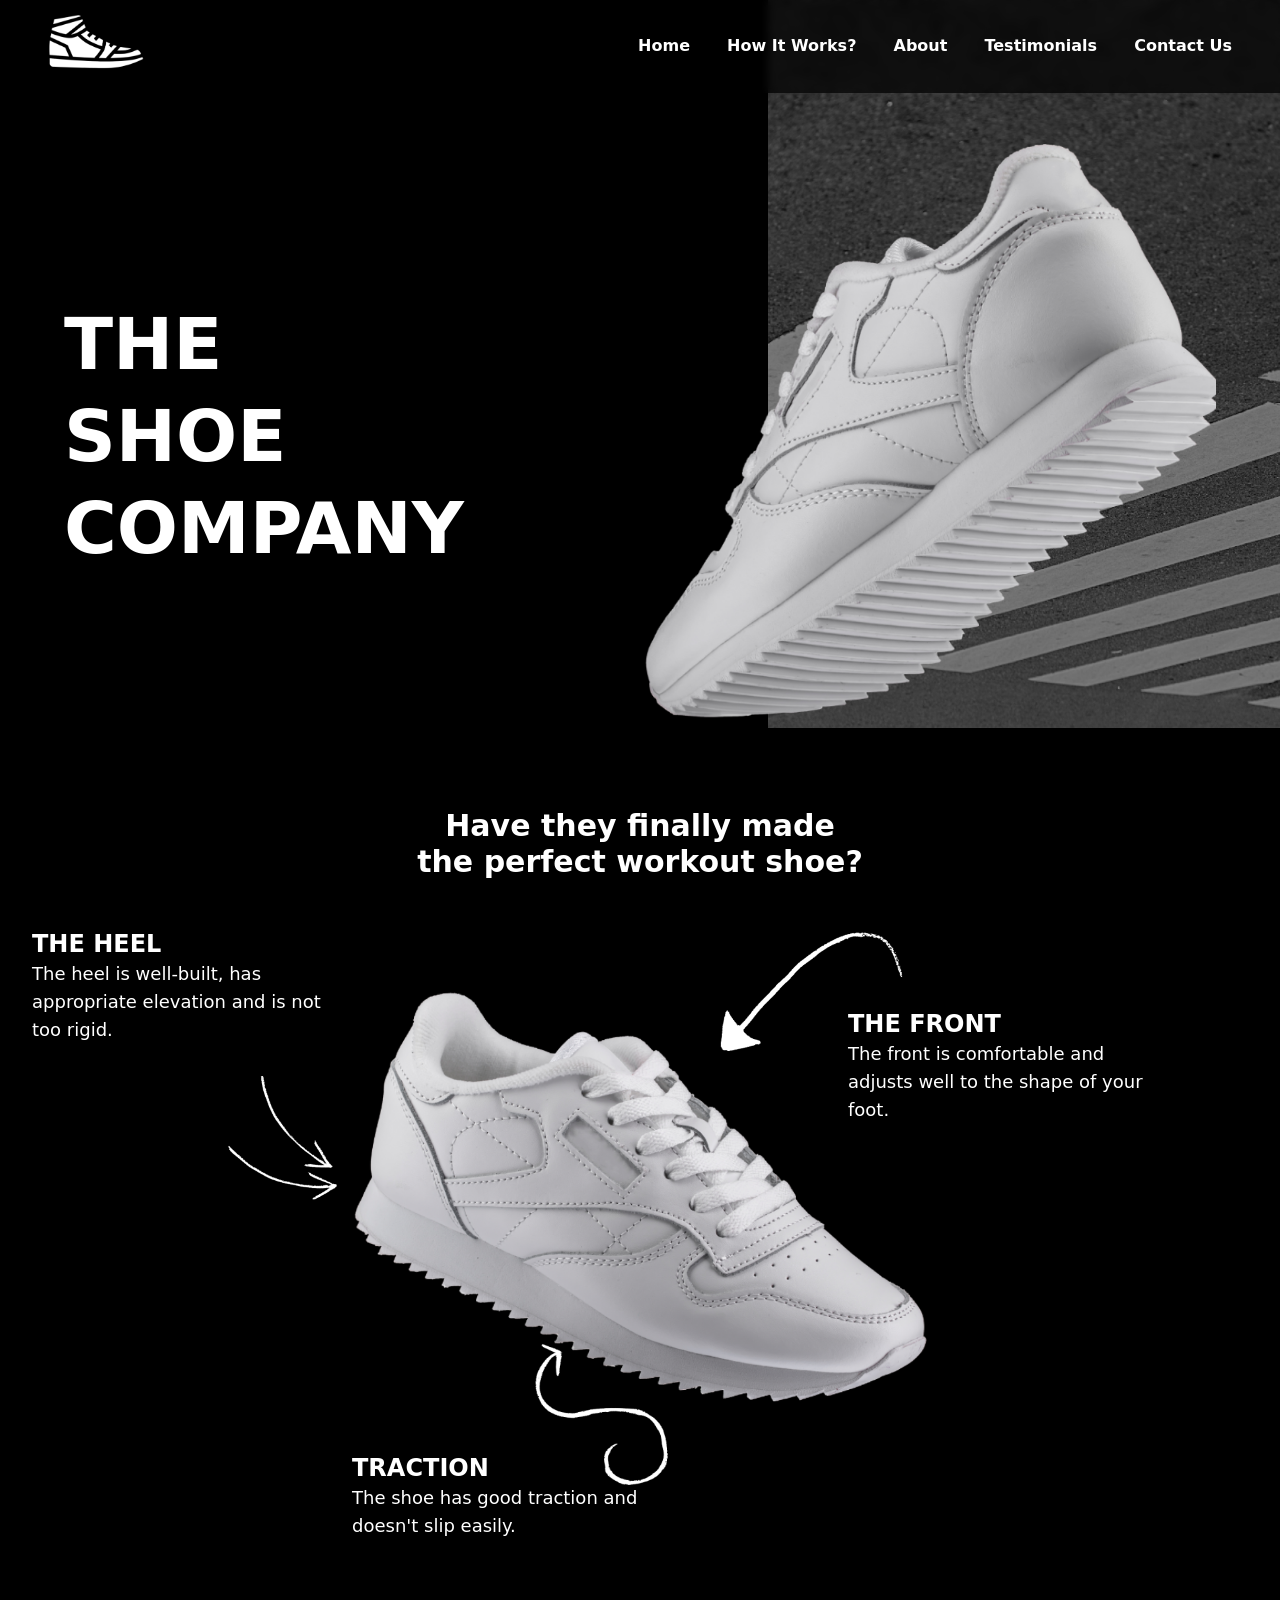
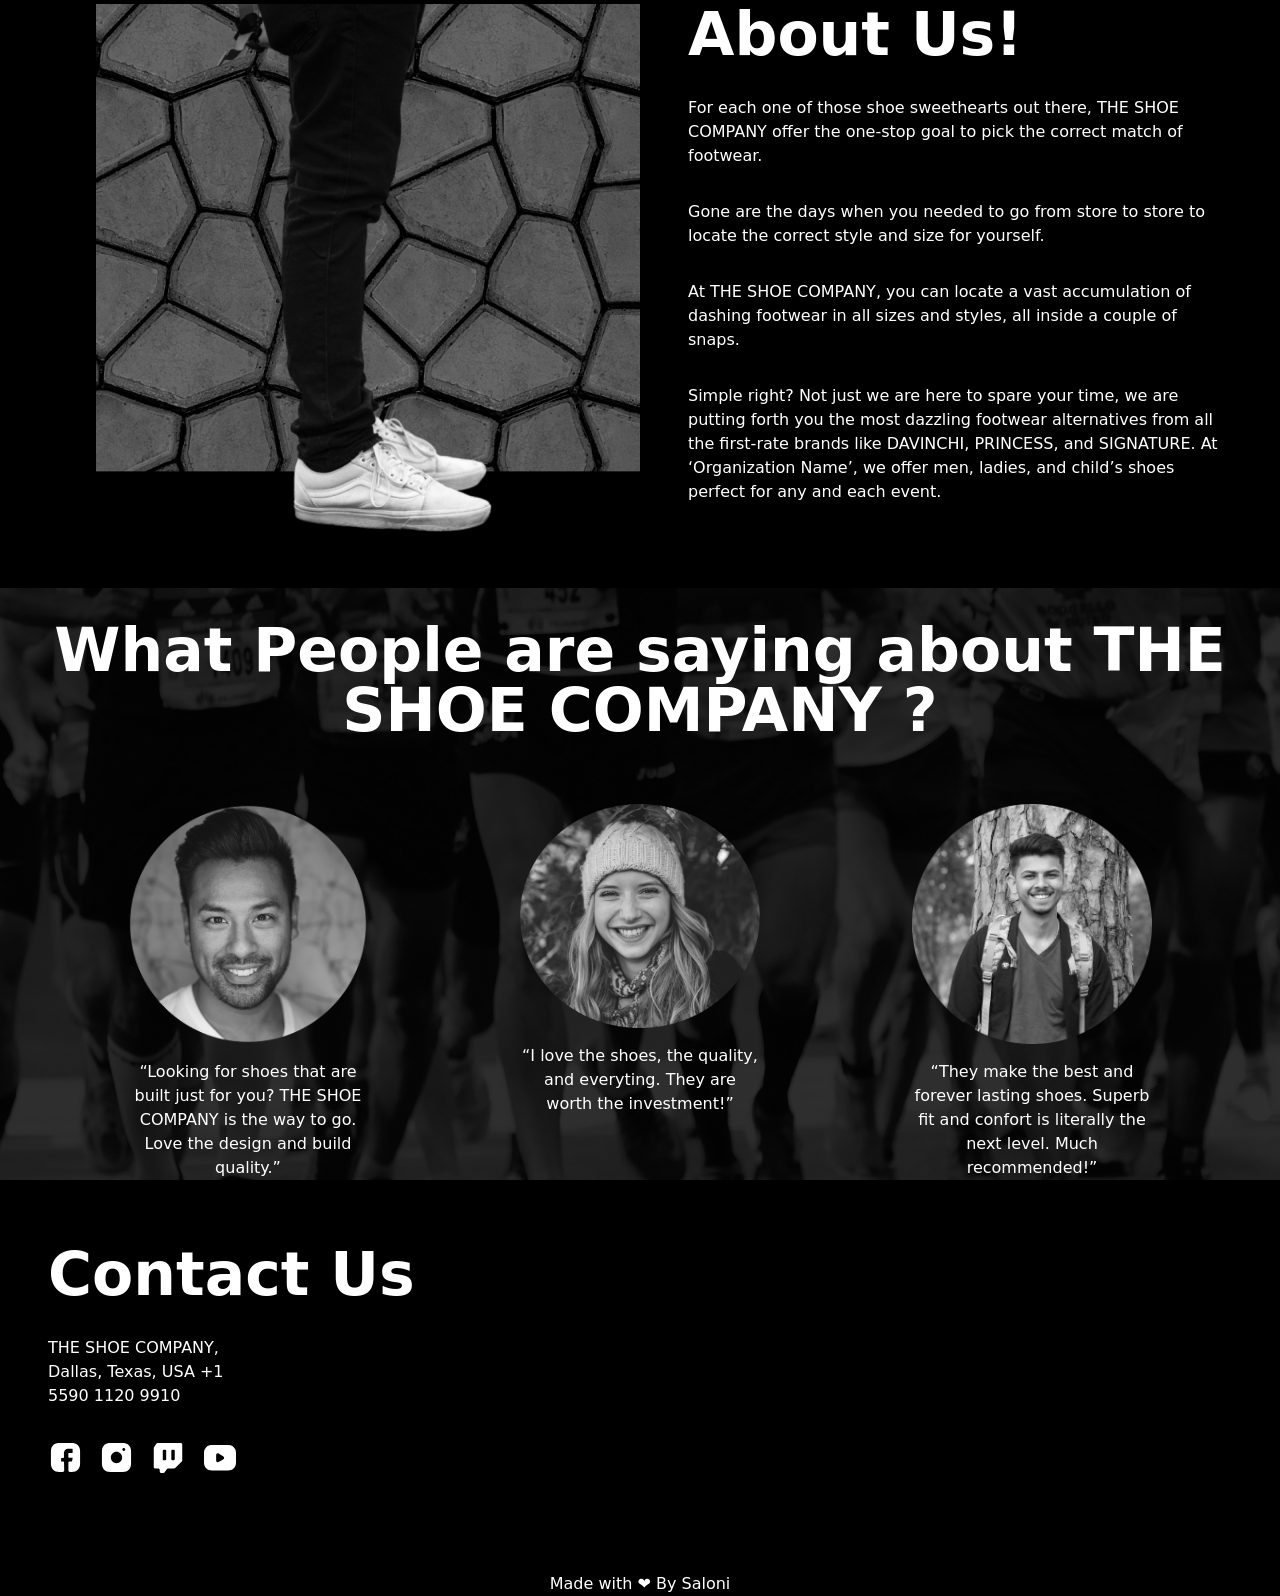
<file: index.html>
<!DOCTYPE html>
<html lang="en" class="scroll-smooth">
  <head>
    <meta charset="UTF-8" />
    <meta http-equiv="X-UA-Compatible" content="IE=edge" />
    <meta name="viewport" content="width=device-width, initial-scale=1.0" />
    <title>The Shoe Company</title>
    <link rel="stylesheet" href="output.css" />
  </head>
  <body class="bg-black text-white">
    <header
      class="section-container flex items-center justify-between fixed w-full left-[50%] -translate-x-[50%] bg-black/70 backdrop-blur-sm z-10"
    >
      <a href="#">
        <img class="w-24 md:w-28" src="./images/logo.png" alt="logo" />
      </a>
      <nav class="hidden md:block space-x-6 lg:space-x-8 lg:text-1xl">
        <a class="font-bold" href="#hero">Home</a>
        <a class="font-bold" href="#how-it-works">How It Works?</a>
        <a class="font-bold" href="#about">About</a>
        <a class="font-bold" href="#testimonials">Testimonials</a>
        <a class="font-bold" href="#contact">Contact Us</a>
      </nav>
      <button class="text-5xl md:hidden">≡</button>
    </header>
    <section
      id="hero"
      class="bg-[url('./images/hero-background.png')] bg-cover md:bg-contain bg-no-repeat bg-right pt-36 section-container"
    >
      <div
        class="flex flex-col md:flex-row md:items-center justify-between max-w-6xl mx-auto"
      >
        <h1
          class="text-6xl md:text-7xl font-bold leading-[64px] md:leading-[92px]"
        >
          THE <br />
          SHOE <br />
          COMPANY
        </h1>
        <div>
          <img
            class="w-full max-w-xl"
            src="./images/hero-image.png"
            alt="white shoe image"
          />
        </div>
      </div>
    </section>
    <section id="how-it-works" class="section-container pt-20 scroll-mt-6">
      <h2 class="text-center text-3xl font-bold max-w-md mx-auto mb-12">
        Have they finally made the perfect workout shoe?
      </h2>
      <div class="max-w-xl mx-auto pt-60 xl:pt-12 relative">
        <img
          class="w-full max-w-2xl rotate-6 p-8 media440:p-0 xl:rotate-0"
          src="./images/how-it-works.png"
          alt="shoe"
        />
        <div
          class="max-w-[200px] xl:max-w-xs absolute top-0 xl:-translate-x-full"
        >
          <h3 class="text-lg media560:text-2xl font-bold">THE HEEL</h3>
          <p class="text-xs media560:text-lg">
            The heel is well-built, has appropriate elevation and is not too
            rigid.
          </p>
          <img
            class="w-32 translate-y-8 xl:ml-auto rotate-45 xl:rotate-0"
            src="./images/arrow-1.png"
            alt="arrow-1"
          />
        </div>
        <div
          class="max-w-[200px] xl:max-w-xs absolute top-16 media560:top-0 right-0 xl:-right-60"
        >
          <img
            class="w-32 media560:w-auto xl:-ml-32 translate-y-full media560:translate-y-60 rotate-[120deg] xl:translate-y-0 xl:rotate-0"
            src="./images/arrow-2.png"
            alt="arrow-2"
          />
          <h3 class="text-lg media560:text-2xl font-bold -mt-20">THE FRONT</h3>
          <p class="text-xs media560:text-lg">
            The front is comfortable and adjusts well to the shape of your foot.
          </p>
        </div>
        <div class="max-w-[200px] xl:max-w-xs absolute -bottom-16">
          <img
            class="ml-auto -mb-10 max-w-[150px]"
            src="./images/arrow-3.png"
            alt="arrow-3"
          />
          <h3 class="text-lg media560:text-2xl font-bold">TRACTION</h3>
          <p class="text-xs media560:text-lg">
            The shoe has good traction and doesn't slip easily.
          </p>
        </div>
      </div>
    </section>
    <section
      id="about"
      class="section-container mt-32 flex flex-col md:flex-row md:space-x-12 scroll-mt-28"
    >
      <h2 class="text-3xl my-6 text-center font-bold md:hidden">About Us!</h2>
      <div
        class="bg-[url('./images/about-us-background.png')] bg-no-repeat md:w-full self-center"
      >
        <img src="./images/about-shoe-company.png" alt="legs" />
      </div>
      <div class="space-y-8 max-w-xl md:w-full">
        <h2 class="text-6xl font-bold hidden md:block">About Us!</h2>
        <p>
          For each one of those shoe sweethearts out there, THE SHOE COMPANY
          offer the one-stop goal to pick the correct match of footwear.
        </p>
        <p>
          Gone are the days when you needed to go from store to store to locate
          the correct style and size for yourself.
        </p>
        <p>
          At THE SHOE COMPANY, you can locate a vast accumulation of dashing
          footwear in all sizes and styles, all inside a couple of snaps.
        </p>
        <p>
          Simple right? Not just we are here to spare your time, we are putting
          forth you the most dazzling footwear alternatives from all the
          first-rate brands like DAVINCHI, PRINCESS, and SIGNATURE. At
          ‘Organization Name’, we offer men, ladies, and child’s shoes perfect
          for any and each event.
        </p>
      </div>
    </section>
    <section

      id="testimonials"
      class="section-container mt-8 pt-8 bg-testimonial-section"
    >
      <h2 class="text-3xl md:text-6xl font-bold text-center">
        What People are saying about THE SHOE COMPANY ?
      </h2>
      <div
        class="text-center flex flex-col items-center md:items-stretch gap-8 md:flex-row justify-between mt-16 max-w-5xl mx-auto"
      >
        <div class="w-60">
          <img
            class="w-full mb-4"
            src="./images/testimonial-1.png"
            alt="testimonial"
          />
          <p>
            “Looking for shoes that are built just for you? THE SHOE COMPANY is
            the way to go. Love the design and build quality.”
          </p>
        </div>
        <div class="w-60">
          <img
            class="w-full mb-4"
            src="./images/testimonial-2.png"
            alt="testimonial"
          />
          <p>
            “I love the shoes, the quality, and everyting. They are worth the
            investment!”
          </p>
        </div>
        <div class="w-60">
          <img
            class="w-full mb-4"
            src="./images/testimonial-3.png"
            alt="testimonial"
          />
          <p>
            “They make the best and forever lasting shoes. Superb fit and
            confort is literally the next level. Much recommended!”
          </p>
        </div>
      </div>
    </section> 
    





    <section
      id="contact"
      class="section-container flex flex-col lg:flex-row items-center justify-between p-16"
    >
      <div class="mb-10 lg:mb-0 shrink-0 self-start md:self-center">
        <h2 class="text-3xl md:text-6xl font-bold">Contact Us</h2>
        <p class="max-w-[180px] my-8">
          THE SHOE COMPANY, Dallas, Texas, USA +1 5590 1120 9910
        </p>
        <div class="flex space-x-4">
          <a href="#">
            <img src="./images/facebook.svg" alt="facebook icon" />
          </a>
          <a href="#">
            <img src="./images/instagram.svg" alt="instagram icon" />
          </a>
          <a href="#">
            <img src="./images/twitch.svg" alt="twitch icon" />
          </a>
          <a href="#">
            <img src="./images/youtube.svg" alt="youtube icon" />
          </a>
        </div>
      </div>
      <div class="w-full">
        <iframe
          class="w-full max-w-xl mx-auto lg:mx-0 lg:ml-auto"
          src="https://www.google.com/maps/embed?pb=!1m18!1m12!1m3!1d14016.431215317181!2d78.99865147782778!3d28.566525356840764!2m3!1f0!2f0!3f0!3m2!1i1024!2i768!4f13.1!3m3!1m2!1s0x390ac065188325f5%3A0xd3ebf917e0347def!2sShahabad%2C%20Uttar%20Pradesh%20244922!5e0!3m2!1sen!2sin!4v1738073727645!5m2!1sen!2sin">
          height="650"
          style="border: 0"
          allowfullscreen=""
          loading="lazy"
          referrerpolicy="no-referrer-when-downgrade"
        ></iframe>
      </div>
    </section>
    <footer class="section-container pt-8">
      <div class="flex items-center justify-center ">
        <!-- <a href="#">
          <img class="w-14" src="./images/logo.png" alt="logo">
        </a> -->
        <p class="
            text-center pb-24" >Made with ❤️ By Saloni</p>
      </div>
    </footer>
  </body>
</html>
</file>
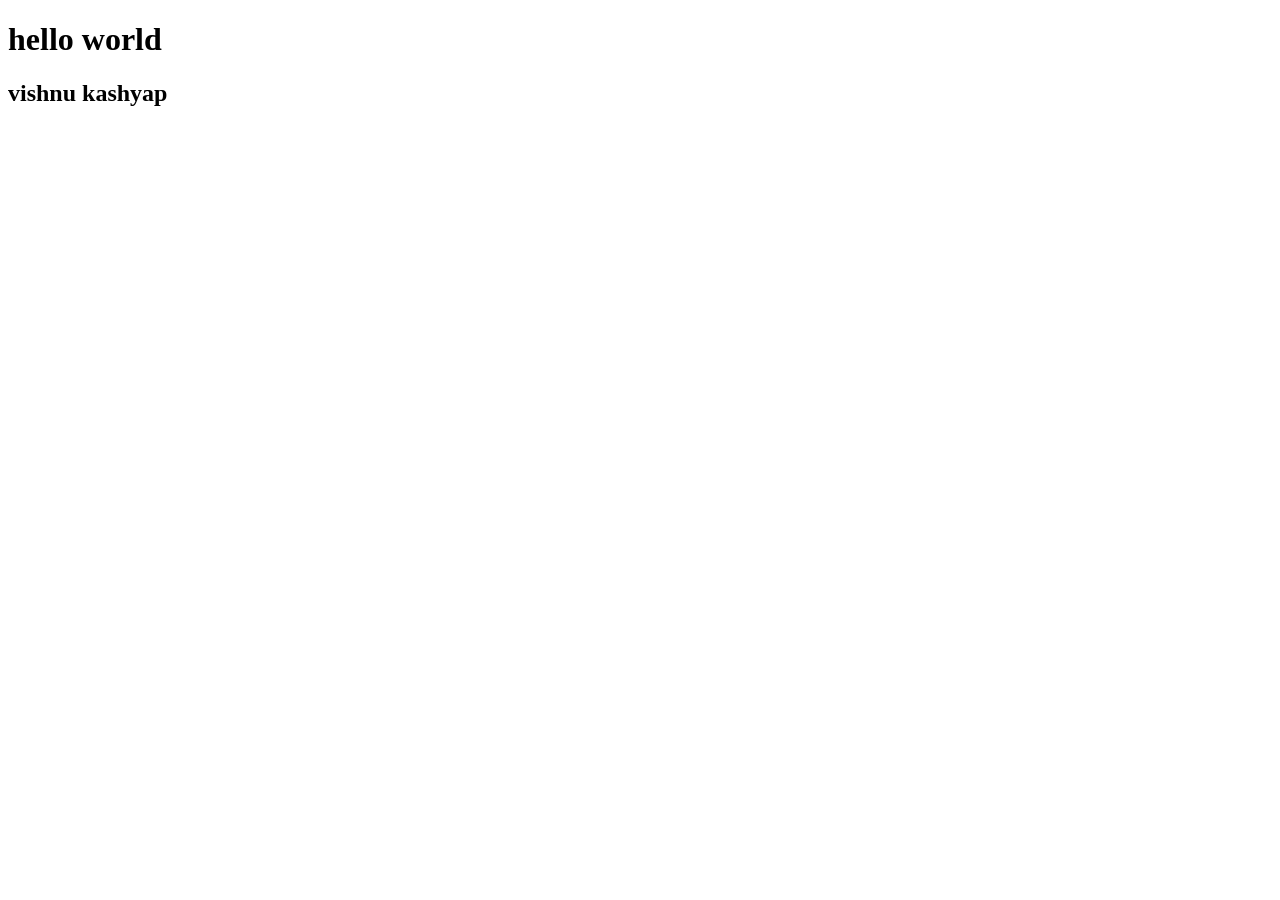
<file: new folder/index.html>
<!DOCTYPE html>
<html lang="en">
<head>
    <meta charset="UTF-8">
    <meta name="viewport" content="width=device-width, initial-scale=1.0">
    <title>Document</title>
</head>
<body>
     <h1>hello world</h1>
     <h2>vishnu kashyap</h2>




    
    
    
</body>
</html>
</file>
<file: output.css>
/*

*/

/*
1. Prevent padding and border from affecting element width. (https://github.com/mozdevs/cssremedy/issues/4)
2. Allow adding a border to an element by just adding a border-width. (https://github.com/tailwindcss/tailwindcss/pull/116)
*/

*,
::before,
::after {
  box-sizing: border-box;
  /* 1 */
  border-width: 0;
  /* 2 */
  border-style: solid;
  /* 2 */
  border-color: #e5e7eb;
  /* 2 */
}

::before,
::after {
  --tw-content: '';
}

/*
1. Use a consistent sensible line-height in all browsers.
2. Prevent adjustments of font size after orientation changes in iOS.
3. Use a more readable tab size.
4. Use the user's configured `sans` font-family by default.
5. Use the user's configured `sans` font-feature-settings by default.
*/

html {
  line-height: 1.5;
  /* 1 */
  -webkit-text-size-adjust: 100%;
  /* 2 */
  -moz-tab-size: 4;
  /* 3 */
  -o-tab-size: 4;
     tab-size: 4;
  /* 3 */
  font-family: ui-sans-serif, system-ui, -apple-system, BlinkMacSystemFont, "Segoe UI", Roboto, "Helvetica Neue", Arial, "Noto Sans", sans-serif, "Apple Color Emoji", "Segoe UI Emoji", "Segoe UI Symbol", "Noto Color Emoji";
  /* 4 */
  font-feature-settings: normal;
  /* 5 */
}

/*
1. Remove the margin in all browsers.
2. Inherit line-height from `html` so users can set them as a class directly on the `html` element.
*/

body {
  margin: 0;
  /* 1 */
  line-height: inherit;
  /* 2 */
}

/*
1. Add the correct height in Firefox.
2. Correct the inheritance of border color in Firefox. (https://bugzilla.mozilla.org/show_bug.cgi?id=190655)
3. Ensure horizontal rules are visible by default.
*/

hr {
  height: 0;
  /* 1 */
  color: inherit;
  /* 2 */
  border-top-width: 1px;
  /* 3 */
}

/*
Add the correct text decoration in Chrome, Edge, and Safari.
*/

abbr:where([title]) {
  -webkit-text-decoration: underline dotted;
          text-decoration: underline dotted;
}

/*
Remove the default font size and weight for headings.
*/

h1,
h2,
h3,
h4,
h5,
h6 {
  font-size: inherit;
  font-weight: inherit;
}

/*
Reset links to optimize for opt-in styling instead of opt-out.
*/

a {
  color: inherit;
  text-decoration: inherit;
}

/*
Add the correct font weight in Edge and Safari.
*/

b,
strong {
  font-weight: bolder;
}

/*
1. Use the user's configured `mono` font family by default.
2. Correct the odd `em` font sizing in all browsers.
*/

code,
kbd,
samp,
pre {
  font-family: ui-monospace, SFMono-Regular, Menlo, Monaco, Consolas, "Liberation Mono", "Courier New", monospace;
  /* 1 */
  font-size: 1em;
  /* 2 */
}

/*
Add the correct font size in all browsers.
*/

small {
  font-size: 80%;
}

/*
Prevent `sub` and `sup` elements from affecting the line height in all browsers.
*/

sub,
sup {
  font-size: 75%;
  line-height: 0;
  position: relative;
  vertical-align: baseline;
}

sub {
  bottom: -0.25em;
}

sup {
  top: -0.5em;
}

/*
1. Remove text indentation from table contents in Chrome and Safari. (https://bugs.chromium.org/p/chromium/issues/detail?id=999088, https://bugs.webkit.org/show_bug.cgi?id=201297)
2. Correct table border color inheritance in all Chrome and Safari. (https://bugs.chromium.org/p/chromium/issues/detail?id=935729, https://bugs.webkit.org/show_bug.cgi?id=195016)
3. Remove gaps between table borders by default.
*/

table {
  text-indent: 0;
  /* 1 */
  border-color: inherit;
  /* 2 */
  border-collapse: collapse;
  /* 3 */
}

/*
1. Change the font styles in all browsers.
2. Remove the margin in Firefox and Safari.
3. Remove default padding in all browsers.
*/

button,
input,
optgroup,
select,
textarea {
  font-family: inherit;
  /* 1 */
  font-size: 100%;
  /* 1 */
  font-weight: inherit;
  /* 1 */
  line-height: inherit;
  /* 1 */
  color: inherit;
  /* 1 */
  margin: 0;
  /* 2 */
  padding: 0;
  /* 3 */
}

/*
Remove the inheritance of text transform in Edge and Firefox.
*/

button,
select {
  text-transform: none;
}

/*
1. Correct the inability to style clickable types in iOS and Safari.
2. Remove default button styles.
*/

button,
[type='button'],
[type='reset'],
[type='submit'] {
  -webkit-appearance: button;
  /* 1 */
  background-color: transparent;
  /* 2 */
  background-image: none;
  /* 2 */
}

/*
Use the modern Firefox focus style for all focusable elements.
*/

:-moz-focusring {
  outline: auto;
}

/*
Remove the additional `:invalid` styles in Firefox. (https://github.com/mozilla/gecko-dev/blob/2f9eacd9d3d995c937b4251a5557d95d494c9be1/layout/style/res/forms.css#L728-L737)
*/

:-moz-ui-invalid {
  box-shadow: none;
}

/*
Add the correct vertical alignment in Chrome and Firefox.
*/

progress {
  vertical-align: baseline;
}

/*
Correct the cursor style of increment and decrement buttons in Safari.
*/

::-webkit-inner-spin-button,
::-webkit-outer-spin-button {
  height: auto;
}

/*
1. Correct the odd appearance in Chrome and Safari.
2. Correct the outline style in Safari.
*/

[type='search'] {
  -webkit-appearance: textfield;
  /* 1 */
  outline-offset: -2px;
  /* 2 */
}

/*
Remove the inner padding in Chrome and Safari on macOS.
*/

::-webkit-search-decoration {
  -webkit-appearance: none;
}

/*
1. Correct the inability to style clickable types in iOS and Safari.
2. Change font properties to `inherit` in Safari.
*/

::-webkit-file-upload-button {
  -webkit-appearance: button;
  /* 1 */
  font: inherit;
  /* 2 */
}

/*
Add the correct display in Chrome and Safari.
*/

summary {
  display: list-item;
}

/*
Removes the default spacing and border for appropriate elements.
*/

blockquote,
dl,
dd,
h1,
h2,
h3,
h4,
h5,
h6,
hr,
figure,
p,
pre {
  margin: 0;
}

fieldset {
  margin: 0;
  padding: 0;
}

legend {
  padding: 0;
}

ol,
ul,
menu {
  list-style: none;
  margin: 0;
  padding: 0;
}

/*
Prevent resizing textareas horizontally by default.
*/

textarea {
  resize: vertical;
}

/*
1. Reset the default placeholder opacity in Firefox. (https://github.com/tailwindlabs/tailwindcss/issues/3300)
2. Set the default placeholder color to the user's configured gray 400 color.
*/

input::-moz-placeholder, textarea::-moz-placeholder {
  opacity: 1;
  /* 1 */
  color: #9ca3af;
  /* 2 */
}

input::placeholder,
textarea::placeholder {
  opacity: 1;
  /* 1 */
  color: #9ca3af;
  /* 2 */
}

/*
Set the default cursor for buttons.
*/

button,
[role="button"] {
  cursor: pointer;
}

/*
Make sure disabled buttons don't get the pointer cursor.
*/

:disabled {
  cursor: default;
}

/*
1. Make replaced elements `display: block` by default. (https://github.com/mozdevs/cssremedy/issues/14)
2. Add `vertical-align: middle` to align replaced elements more sensibly by default. (https://github.com/jensimmons/cssremedy/issues/14#issuecomment-634934210)
   This can trigger a poorly considered lint error in some tools but is included by design.
*/

img,
svg,
video,
canvas,
audio,
iframe,
embed,
object {
  display: block;
  /* 1 */
  vertical-align: middle;
  /* 2 */
}

/*
Constrain images and videos to the parent width and preserve their intrinsic aspect ratio. (https://github.com/mozdevs/cssremedy/issues/14)
*/

img,
video {
  max-width: 100%;
  height: auto;
}

/* Make elements with the HTML hidden attribute stay hidden by default */

[hidden] {
  display: none;
}

*, ::before, ::after {
  --tw-border-spacing-x: 0;
  --tw-border-spacing-y: 0;
  --tw-translate-x: 0;
  --tw-translate-y: 0;
  --tw-rotate: 0;
  --tw-skew-x: 0;
  --tw-skew-y: 0;
  --tw-scale-x: 1;
  --tw-scale-y: 1;
  --tw-pan-x:  ;
  --tw-pan-y:  ;
  --tw-pinch-zoom:  ;
  --tw-scroll-snap-strictness: proximity;
  --tw-ordinal:  ;
  --tw-slashed-zero:  ;
  --tw-numeric-figure:  ;
  --tw-numeric-spacing:  ;
  --tw-numeric-fraction:  ;
  --tw-ring-inset:  ;
  --tw-ring-offset-width: 0px;
  --tw-ring-offset-color: #fff;
  --tw-ring-color: rgb(59 130 246 / 0.5);
  --tw-ring-offset-shadow: 0 0 #0000;
  --tw-ring-shadow: 0 0 #0000;
  --tw-shadow: 0 0 #0000;
  --tw-shadow-colored: 0 0 #0000;
  --tw-blur:  ;
  --tw-brightness:  ;
  --tw-contrast:  ;
  --tw-grayscale:  ;
  --tw-hue-rotate:  ;
  --tw-invert:  ;
  --tw-saturate:  ;
  --tw-sepia:  ;
  --tw-drop-shadow:  ;
  --tw-backdrop-blur:  ;
  --tw-backdrop-brightness:  ;
  --tw-backdrop-contrast:  ;
  --tw-backdrop-grayscale:  ;
  --tw-backdrop-hue-rotate:  ;
  --tw-backdrop-invert:  ;
  --tw-backdrop-opacity:  ;
  --tw-backdrop-saturate:  ;
  --tw-backdrop-sepia:  ;
}

::backdrop {
  --tw-border-spacing-x: 0;
  --tw-border-spacing-y: 0;
  --tw-translate-x: 0;
  --tw-translate-y: 0;
  --tw-rotate: 0;
  --tw-skew-x: 0;
  --tw-skew-y: 0;
  --tw-scale-x: 1;
  --tw-scale-y: 1;
  --tw-pan-x:  ;
  --tw-pan-y:  ;
  --tw-pinch-zoom:  ;
  --tw-scroll-snap-strictness: proximity;
  --tw-ordinal:  ;
  --tw-slashed-zero:  ;
  --tw-numeric-figure:  ;
  --tw-numeric-spacing:  ;
  --tw-numeric-fraction:  ;
  --tw-ring-inset:  ;
  --tw-ring-offset-width: 0px;
  --tw-ring-offset-color: #fff;
  --tw-ring-color: rgb(59 130 246 / 0.5);
  --tw-ring-offset-shadow: 0 0 #0000;
  --tw-ring-shadow: 0 0 #0000;
  --tw-shadow: 0 0 #0000;
  --tw-shadow-colored: 0 0 #0000;
  --tw-blur:  ;
  --tw-brightness:  ;
  --tw-contrast:  ;
  --tw-grayscale:  ;
  --tw-hue-rotate:  ;
  --tw-invert:  ;
  --tw-saturate:  ;
  --tw-sepia:  ;
  --tw-drop-shadow:  ;
  --tw-backdrop-blur:  ;
  --tw-backdrop-brightness:  ;
  --tw-backdrop-contrast:  ;
  --tw-backdrop-grayscale:  ;
  --tw-backdrop-hue-rotate:  ;
  --tw-backdrop-invert:  ;
  --tw-backdrop-opacity:  ;
  --tw-backdrop-saturate:  ;
  --tw-backdrop-sepia:  ;
}

.fixed {
  position: fixed;
}

.absolute {
  position: absolute;
}

.relative {
  position: relative;
}

.-bottom-16 {
  bottom: -4rem;
}

.left-\[50\%\] {
  left: 50%;
}

.right-0 {
  right: 0px;
}

.top-0 {
  top: 0px;
}

.top-16 {
  top: 4rem;
}

.z-10 {
  z-index: 10;
}

.mx-auto {
  margin-left: auto;
  margin-right: auto;
}

.my-6 {
  margin-top: 1.5rem;
  margin-bottom: 1.5rem;
}

.my-16 {
  margin-top: 4rem;
  margin-bottom: 4rem;
}

.my-4 {
  margin-top: 1rem;
  margin-bottom: 1rem;
}

.my-8 {
  margin-top: 2rem;
  margin-bottom: 2rem;
}

.-mb-10 {
  margin-bottom: -2.5rem;
}

.-mt-20 {
  margin-top: -5rem;
}

.-mt-6 {
  margin-top: -1.5rem;
}

.mb-12 {
  margin-bottom: 3rem;
}

.mb-4 {
  margin-bottom: 1rem;
}

.ml-auto {
  margin-left: auto;
}

.mt-16 {
  margin-top: 4rem;
}

.mt-32 {
  margin-top: 8rem;
}

.mt-0 {
  margin-top: 0px;
}

.mt-8 {
  margin-top: 2rem;
}

.mb-10 {
  margin-bottom: 2.5rem;
}

.-mt-8 {
  margin-top: -2rem;
}

.-mt-7 {
  margin-top: -1.75rem;
}

.-mt-3 {
  margin-top: -0.75rem;
}

.flex {
  display: flex;
}

.hidden {
  display: none;
}

.w-24 {
  width: 6rem;
}

.w-32 {
  width: 8rem;
}

.w-60 {
  width: 15rem;
}

.w-full {
  width: 100%;
}

.w-14 {
  width: 3.5rem;
}

.w-20 {
  width: 5rem;
}

.w-2 {
  width: 0.5rem;
}

.w-28 {
  width: 7rem;
}

.w-1 {
  width: 0.25rem;
}

.max-w-2xl {
  max-width: 42rem;
}

.max-w-5xl {
  max-width: 64rem;
}

.max-w-6xl {
  max-width: 72rem;
}

.max-w-\[150px\] {
  max-width: 150px;
}

.max-w-\[200px\] {
  max-width: 200px;
}

.max-w-md {
  max-width: 28rem;
}

.max-w-xl {
  max-width: 36rem;
}

.max-w-xs {
  max-width: 20rem;
}

.max-w-\[\] {
  max-width: ;
}

.max-w-\[120px\] {
  max-width: 120px;
}

.max-w-\[180px\] {
  max-width: 180px;
}

.shrink-0 {
  flex-shrink: 0;
}

.-translate-x-\[50\%\] {
  --tw-translate-x: -50%;
  transform: translate(var(--tw-translate-x), var(--tw-translate-y)) rotate(var(--tw-rotate)) skewX(var(--tw-skew-x)) skewY(var(--tw-skew-y)) scaleX(var(--tw-scale-x)) scaleY(var(--tw-scale-y));
}

.translate-y-8 {
  --tw-translate-y: 2rem;
  transform: translate(var(--tw-translate-x), var(--tw-translate-y)) rotate(var(--tw-rotate)) skewX(var(--tw-skew-x)) skewY(var(--tw-skew-y)) scaleX(var(--tw-scale-x)) scaleY(var(--tw-scale-y));
}

.translate-y-full {
  --tw-translate-y: 100%;
  transform: translate(var(--tw-translate-x), var(--tw-translate-y)) rotate(var(--tw-rotate)) skewX(var(--tw-skew-x)) skewY(var(--tw-skew-y)) scaleX(var(--tw-scale-x)) scaleY(var(--tw-scale-y));
}

.rotate-45 {
  --tw-rotate: 45deg;
  transform: translate(var(--tw-translate-x), var(--tw-translate-y)) rotate(var(--tw-rotate)) skewX(var(--tw-skew-x)) skewY(var(--tw-skew-y)) scaleX(var(--tw-scale-x)) scaleY(var(--tw-scale-y));
}

.rotate-6 {
  --tw-rotate: 6deg;
  transform: translate(var(--tw-translate-x), var(--tw-translate-y)) rotate(var(--tw-rotate)) skewX(var(--tw-skew-x)) skewY(var(--tw-skew-y)) scaleX(var(--tw-scale-x)) scaleY(var(--tw-scale-y));
}

.rotate-\[120deg\] {
  --tw-rotate: 120deg;
  transform: translate(var(--tw-translate-x), var(--tw-translate-y)) rotate(var(--tw-rotate)) skewX(var(--tw-skew-x)) skewY(var(--tw-skew-y)) scaleX(var(--tw-scale-x)) scaleY(var(--tw-scale-y));
}

.scroll-mt-4 {
  scroll-margin-top: 1rem;
}

.scroll-mt-8 {
  scroll-margin-top: 2rem;
}

.scroll-mt-6 {
  scroll-margin-top: 1.5rem;
}

.scroll-mt-32 {
  scroll-margin-top: 8rem;
}

.scroll-mt-28 {
  scroll-margin-top: 7rem;
}

.flex-col {
  flex-direction: column;
}

.items-center {
  align-items: center;
}

.justify-center {
  justify-content: center;
}

.justify-between {
  justify-content: space-between;
}

.gap-8 {
  gap: 2rem;
}

.space-x-6 > :not([hidden]) ~ :not([hidden]) {
  --tw-space-x-reverse: 0;
  margin-right: calc(1.5rem * var(--tw-space-x-reverse));
  margin-left: calc(1.5rem * calc(1 - var(--tw-space-x-reverse)));
}

.space-y-8 > :not([hidden]) ~ :not([hidden]) {
  --tw-space-y-reverse: 0;
  margin-top: calc(2rem * calc(1 - var(--tw-space-y-reverse)));
  margin-bottom: calc(2rem * var(--tw-space-y-reverse));
}

.space-x-4 > :not([hidden]) ~ :not([hidden]) {
  --tw-space-x-reverse: 0;
  margin-right: calc(1rem * var(--tw-space-x-reverse));
  margin-left: calc(1rem * calc(1 - var(--tw-space-x-reverse)));
}

.self-start {
  align-self: flex-start;
}

.self-center {
  align-self: center;
}

.scroll-smooth {
  scroll-behavior: smooth;
}

.border {
  border-width: 1px;
}

.bg-black {
  --tw-bg-opacity: 1;
  background-color: rgb(0 0 0 / var(--tw-bg-opacity));
}

.bg-black\/70 {
  background-color: rgb(0 0 0 / 0.7);
}

.bg-\[url\(\'\.\/images\/about-us-background\.png\'\)\] {
  background-image: url('./images/about-us-background.png');
}

.bg-\[url\(\'\.\/images\/hero-background\.png\'\)\] {
  background-image: url('./images/hero-background.png');
}

.bg-testimonial-section {
  background-image: url('/images/testimonial-section-background.png');
}

.bg-cover {
  background-size: cover;
}

.bg-right {
  background-position: right;
}

.bg-no-repeat {
  background-repeat: no-repeat;
}

.p-8 {
  padding: 2rem;
}

.p-16 {
  padding: 4rem;
}

.pt-20 {
  padding-top: 5rem;
}

.pt-36 {
  padding-top: 9rem;
}

.pt-60 {
  padding-top: 15rem;
}

.pt-16 {
  padding-top: 4rem;
}

.pt-8 {
  padding-top: 2rem;
}

.text-center {
  text-align: center;
}

.text-3xl {
  font-size: 1.875rem;
  line-height: 2.25rem;
}

.text-5xl {
  font-size: 3rem;
  line-height: 1;
}

.text-6xl {
  font-size: 3.75rem;
  line-height: 1;
}

.text-lg {
  font-size: 1.125rem;
  line-height: 1.75rem;
}

.text-xs {
  font-size: 0.75rem;
  line-height: 1rem;
}

.text-\[8px\] {
  font-size: 8px;
}

.font-bold {
  font-weight: 700;
}

.leading-\[64px\] {
  line-height: 64px;
}

.text-white {
  --tw-text-opacity: 1;
  color: rgb(255 255 255 / var(--tw-text-opacity));
}

.text-\[\] {
  color: ;
}

.backdrop-blur-sm {
  --tw-backdrop-blur: blur(4px);
  -webkit-backdrop-filter: var(--tw-backdrop-blur) var(--tw-backdrop-brightness) var(--tw-backdrop-contrast) var(--tw-backdrop-grayscale) var(--tw-backdrop-hue-rotate) var(--tw-backdrop-invert) var(--tw-backdrop-opacity) var(--tw-backdrop-saturate) var(--tw-backdrop-sepia);
          backdrop-filter: var(--tw-backdrop-blur) var(--tw-backdrop-brightness) var(--tw-backdrop-contrast) var(--tw-backdrop-grayscale) var(--tw-backdrop-hue-rotate) var(--tw-backdrop-invert) var(--tw-backdrop-opacity) var(--tw-backdrop-saturate) var(--tw-backdrop-sepia);
}

.section-container {
  margin-left: auto;
  margin-right: auto;
  max-width: 1440px;
  padding-left: 1.5rem;
  padding-right: 1.5rem;
}

@media (min-width: 768px) {
  .section-container {
    padding-left: 3rem;
    padding-right: 3rem;
  }
}

@media (min-width: 440px) {
  .media440\:p-0 {
    padding: 0px;
  }
}

@media (min-width: 560px) {
  .media560\:top-0 {
    top: 0px;
  }

  .media560\:w-auto {
    width: auto;
  }

  .media560\:translate-y-60 {
    --tw-translate-y: 15rem;
    transform: translate(var(--tw-translate-x), var(--tw-translate-y)) rotate(var(--tw-rotate)) skewX(var(--tw-skew-x)) skewY(var(--tw-skew-y)) scaleX(var(--tw-scale-x)) scaleY(var(--tw-scale-y));
  }

  .media560\:text-2xl {
    font-size: 1.5rem;
    line-height: 2rem;
  }

  .media560\:text-lg {
    font-size: 1.125rem;
    line-height: 1.75rem;
  }
}

@media (min-width: 768px) {
  .md\:-mt-8 {
    margin-top: -2rem;
  }

  .md\:block {
    display: block;
  }

  .md\:hidden {
    display: none;
  }

  .md\:w-32 {
    width: 8rem;
  }

  .md\:w-full {
    width: 100%;
  }

  .md\:w-24 {
    width: 6rem;
  }

  .md\:flex-row {
    flex-direction: row;
  }

  .md\:items-center {
    align-items: center;
  }

  .md\:items-stretch {
    align-items: stretch;
  }

  .md\:space-x-12 > :not([hidden]) ~ :not([hidden]) {
    --tw-space-x-reverse: 0;
    margin-right: calc(3rem * var(--tw-space-x-reverse));
    margin-left: calc(3rem * calc(1 - var(--tw-space-x-reverse)));
  }

  .md\:self-center {
    align-self: center;
  }

  .md\:bg-contain {
    background-size: contain;
  }

  .md\:text-6xl {
    font-size: 3.75rem;
    line-height: 1;
  }

  .md\:text-7xl {
    font-size: 4.5rem;
    line-height: 1;
  }

  .md\:text-sm {
    font-size: 0.875rem;
    line-height: 1.25rem;
  }

  .md\:leading-\[92px\] {
    line-height: 92px;
  }
}

@media (min-width: 1024px) {
  .lg\:mx-0 {
    margin-left: 0px;
    margin-right: 0px;
  }

  .lg\:mb-0 {
    margin-bottom: 0px;
  }

  .lg\:ml-auto {
    margin-left: auto;
  }

  .lg\:flex-row {
    flex-direction: row;
  }

  .lg\:space-x-8 > :not([hidden]) ~ :not([hidden]) {
    --tw-space-x-reverse: 0;
    margin-right: calc(2rem * var(--tw-space-x-reverse));
    margin-left: calc(2rem * calc(1 - var(--tw-space-x-reverse)));
  }

  .lg\:text-2xl {
    font-size: 1.5rem;
    line-height: 2rem;
  }
}

@media (min-width: 1280px) {
  .xl\:-right-60 {
    right: -15rem;
  }

  .xl\:-ml-32 {
    margin-left: -8rem;
  }

  .xl\:ml-auto {
    margin-left: auto;
  }

  .xl\:max-w-xs {
    max-width: 20rem;
  }

  .xl\:-translate-x-full {
    --tw-translate-x: -100%;
    transform: translate(var(--tw-translate-x), var(--tw-translate-y)) rotate(var(--tw-rotate)) skewX(var(--tw-skew-x)) skewY(var(--tw-skew-y)) scaleX(var(--tw-scale-x)) scaleY(var(--tw-scale-y));
  }

  .xl\:translate-y-0 {
    --tw-translate-y: 0px;
    transform: translate(var(--tw-translate-x), var(--tw-translate-y)) rotate(var(--tw-rotate)) skewX(var(--tw-skew-x)) skewY(var(--tw-skew-y)) scaleX(var(--tw-scale-x)) scaleY(var(--tw-scale-y));
  }

  .xl\:rotate-0 {
    --tw-rotate: 0deg;
    transform: translate(var(--tw-translate-x), var(--tw-translate-y)) rotate(var(--tw-rotate)) skewX(var(--tw-skew-x)) skewY(var(--tw-skew-y)) scaleX(var(--tw-scale-x)) scaleY(var(--tw-scale-y));
  }

  .xl\:pt-12 {
    padding-top: 3rem;
  }
}
</file>
